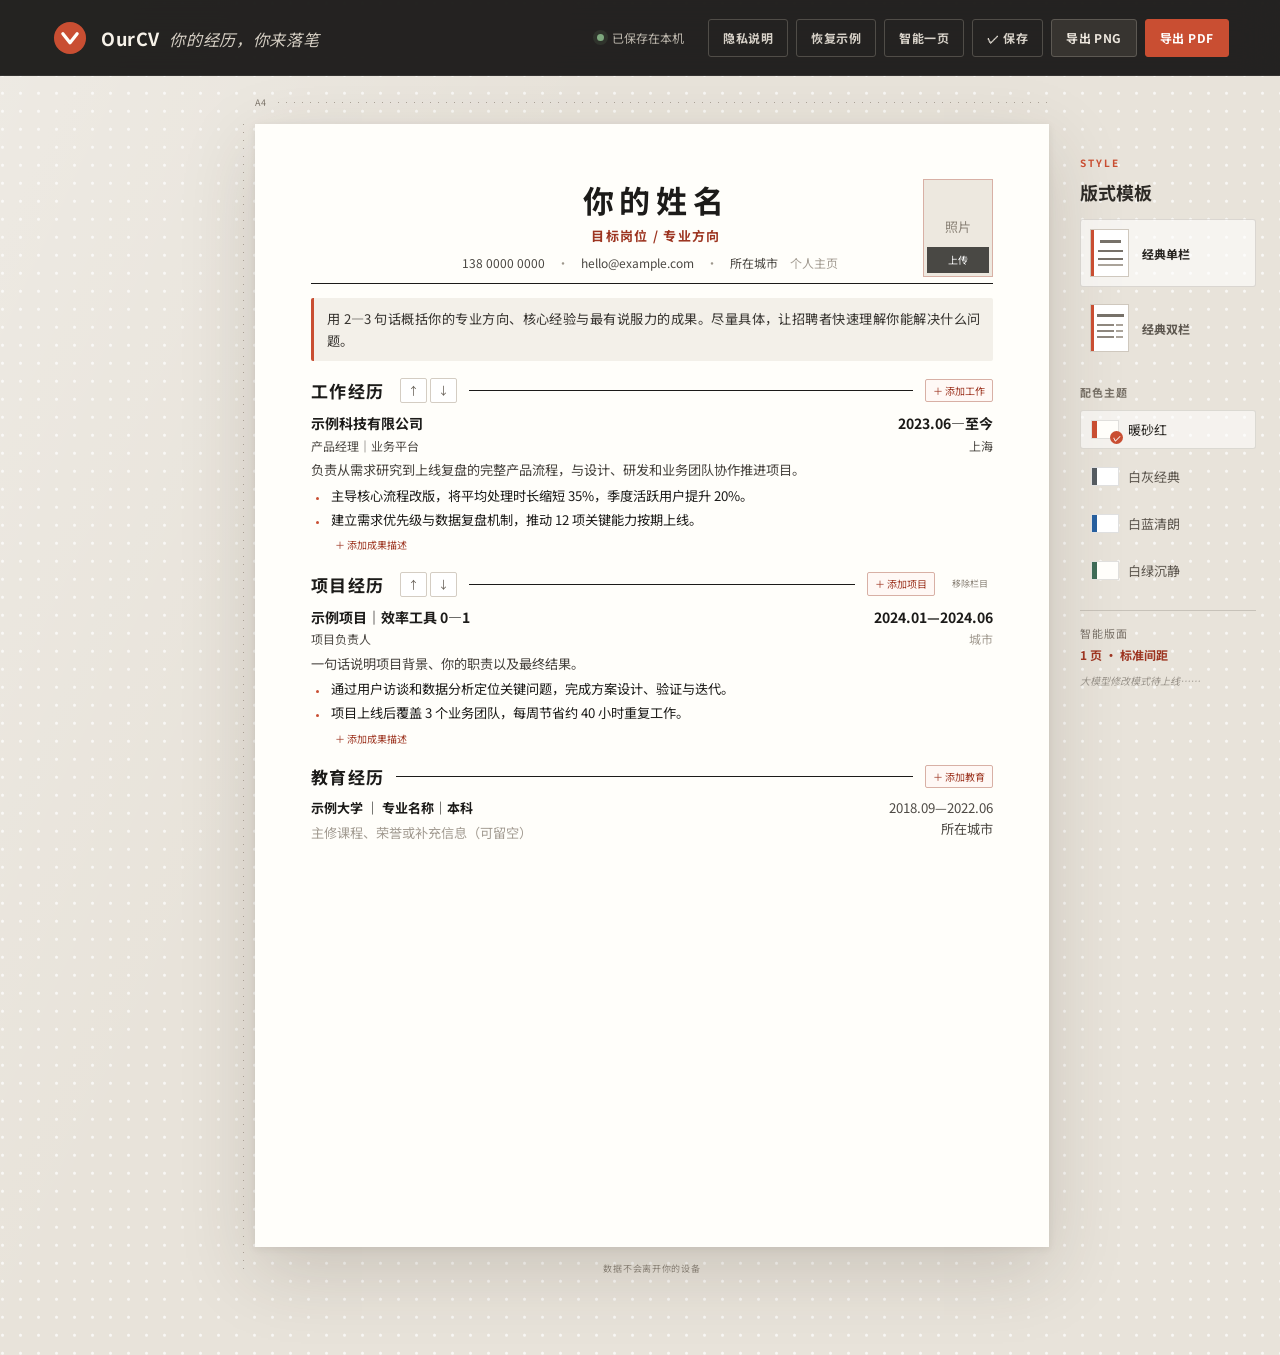
<file: index.html>
<!doctype html>
<html lang="zh-CN">
<head>
  <meta charset="utf-8">
  <meta name="viewport" content="width=device-width, initial-scale=1">
  <meta name="description" content="OurCV：隐私优先、无需登录的静态简历编辑器">
  <title>OurCV｜把经历写成一页好简历</title>
  <link rel="icon" href="assets/ourcv-mark.svg" type="image/svg+xml">
  <link rel="stylesheet" href="styles.css">
</head>
<body class="is-editing">
  <header class="app-bar" aria-label="简历编辑工具栏">
    <a class="brand" href="#" aria-label="OurCV 首页">
      <img class="brand-mark" src="assets/ourcv-mark.svg" alt="" width="38" height="38">
      <span>
        <strong>OurCV</strong>
        <small>你的经历，你来落笔</small>
      </span>
    </a>

    <div class="document-state" aria-live="polite">
      <span class="state-dot"></span>
      <span id="saveStatus">已保存在本机</span>
    </div>

    <nav class="toolbar-actions" aria-label="文档操作">
      <button class="button button-ghost privacy-button" id="privacyButton" type="button" aria-haspopup="dialog" aria-controls="privacyDrawer">隐私说明</button>
      <button class="button button-ghost style-button" id="styleButton" type="button" aria-expanded="false" aria-controls="styleDock">模板</button>
      <button class="button button-ghost" id="resetButton" type="button">恢复示例</button>
      <button class="button button-ghost" id="fitButton" type="button">智能一页</button>
      <button class="button button-ghost" id="modeButton" type="button">
        <span id="modeIcon">✓</span>
        <span id="modeLabel">保存</span>
      </button>
      <button class="button button-secondary" id="pngButton" type="button">导出 PNG</button>
      <button class="button button-primary" id="pdfButton" type="button">导出 PDF</button>
    </nav>
  </header>

  <div class="mobile-hint" role="note">左右滑动查看完整纸张，内容会自动保存在本机。</div>

  <main class="workspace">
    <div class="paper-wrap">
      <div class="paper-ruler" aria-hidden="true"><span>A4</span><i></i></div>
      <div class="paper-ruler-v" aria-hidden="true"><i></i></div>
      <article id="resume" class="resume-page" aria-label="简历内容"></article>
      <p class="privacy-caption">数据不会离开你的设备</p>
    </div>

    <aside class="theme-dock edit-only" id="styleDock" aria-label="简历主题">
      <span class="dock-kicker">STYLE</span>
      <h2>版式模板</h2>
      <div class="layout-options">
        <button class="layout-choice is-active" type="button" data-layout-choice="classic">
          <i class="layout-preview layout-preview-classic" aria-hidden="true"><b></b><b></b><b></b></i>
          <span><strong>经典单栏</strong></span>
        </button>
        <button class="layout-choice" type="button" data-layout-choice="editorial">
          <i class="layout-preview layout-preview-editorial" aria-hidden="true"><b></b><b></b><b></b></i>
          <span><strong>经典双栏</strong></span>
        </button>
      </div>
      <h3>配色主题</h3>
      <div class="theme-options">
        <button class="theme-choice is-active" type="button" data-theme-choice="warm">
          <i style="--swatch-paper:#fffefa;--swatch-accent:#c94e32"></i><span>暖砂红</span>
        </button>
        <button class="theme-choice" type="button" data-theme-choice="classic">
          <i style="--swatch-paper:#ffffff;--swatch-accent:#555b61"></i><span>白灰经典</span>
        </button>
        <button class="theme-choice" type="button" data-theme-choice="blue">
          <i style="--swatch-paper:#ffffff;--swatch-accent:#275f9e"></i><span>白蓝清朗</span>
        </button>
        <button class="theme-choice" type="button" data-theme-choice="forest">
          <i style="--swatch-paper:#fffefb;--swatch-accent:#3e6b58"></i><span>白绿沉静</span>
        </button>
      </div>
      <div class="page-meter">
        <span>智能版面</span>
        <strong id="pageStatus">1 页 · 标准间距</strong>
        <small style="display:block;margin-top:8px;color:#9b958c;font-size:10px;font-style:italic;">大模型修改模式待上线……</small>
      </div>
    </aside>
  </main>

  <input id="portraitInput" type="file" accept="image/png,image/jpeg,image/webp" hidden>
  <input id="backupInput" type="file" accept="application/json,.json" hidden>
  <div class="toast" id="toast" role="status" aria-live="polite"></div>

  <div class="drawer-layer" id="privacyLayer" aria-hidden="true">
    <button class="drawer-scrim" id="privacyScrim" type="button" aria-label="关闭隐私说明"></button>
    <aside class="privacy-drawer" id="privacyDrawer" role="dialog" aria-modal="true" aria-labelledby="privacyTitle">
      <div class="drawer-head">
        <div>
          <span class="drawer-kicker">PRIVATE BY DESIGN</span>
          <h2 id="privacyTitle">你的简历，只属于你</h2>
        </div>
        <button class="drawer-close" id="privacyCloseButton" type="button" aria-label="关闭隐私说明">×</button>
      </div>

      <p class="drawer-lead">OurCV 把简历编辑留在你的浏览器里。我们尽量少知道，也不靠收集你的求职信息来换取服务。</p>

      <ol class="privacy-list">
        <li><strong>简历内容不上传</strong><span>正文、电话、邮箱和照片不会发送到 OurCV 服务器。</span></li>
        <li><strong>保存在当前浏览器</strong><span>编辑数据通过浏览器 localStorage 保存，换设备或清理浏览器前请先下载备份。</span></li>
        <li><strong>随时一键清除</strong><span>你可以立即删除这台设备上保存的简历内容，不需要联系我们。</span></li>
        <li><strong>支持本地迁移</strong><span>备份文件直接下载到本机，也可以重新导入；过程不经过服务器。</span></li>
        <li><strong>不接入广告</strong><span>不使用广告脚本追踪你的浏览或求职行为。</span></li>
        <li><strong>核心代码可核验</strong><span>编辑器由可直接检查的 HTML、CSS 和 JavaScript 构成；开源仓库将在上线时同步提供。</span></li>
        <li><strong>基础访问日志除外</strong><span>网站服务器可能因安全与运维需要产生 IP、访问时间、浏览器类型等基础日志，但不包含简历正文和照片。</span></li>
      </ol>

      <div class="privacy-actions" aria-label="本地数据操作">
        <button class="drawer-action" id="downloadBackupButton" type="button">
          <span>↓</span><strong>下载本地备份</strong><small>保存为 JSON 文件</small>
        </button>
        <button class="drawer-action" id="importBackupButton" type="button">
          <span>↑</span><strong>导入备份</strong><small>从本机恢复内容</small>
        </button>
        <button class="drawer-action drawer-action-danger" id="clearResumeButton" type="button">
          <span>×</span><strong>一键清除本机简历</strong><small>此操作无法撤销</small>
        </button>
      </div>

      <p class="privacy-law">OurCV 参考数据最小化与本地优先原则设计，相关规则可参阅
        <a href="https://www.cac.gov.cn/2021-08/20/c_1631050028355286.htm" target="_blank" rel="noopener noreferrer">《中华人民共和国个人信息保护法》</a>
      </p>
    </aside>
  </div>

  <div class="export-mask" id="exportMask" aria-hidden="true">
    <div class="export-card">
      <span class="spinner"></span>
      <strong id="exportTitle">正在整理纸张</strong>
      <p id="exportDetail">马上就好，请不要关闭页面</p>
    </div>
  </div>

  <noscript>
    <div class="noscript">OurCV 需要启用 JavaScript 才能编辑和保存简历。</div>
  </noscript>
  <script src="app.js"></script>
</body>
</html>
</file>
<file: styles.css>
@font-face {
  font-family: "Noto Sans SC";
  font-style: normal;
  font-display: swap;
  font-weight: 400;
  src: url("assets/fonts/noto-sans-sc-chinese-simplified-400-normal.woff2") format("woff2");
  unicode-range: U+2E80-2EFF, U+3000-303F, U+31C0-31EF, U+3400-4DBF, U+4E00-9FFF, U+F900-FAFF, U+FF00-FFEF;
}
@font-face {
  font-family: "Noto Sans SC";
  font-style: normal;
  font-display: swap;
  font-weight: 700;
  src: url("assets/fonts/noto-sans-sc-chinese-simplified-700-normal.woff2") format("woff2");
  unicode-range: U+2E80-2EFF, U+3000-303F, U+31C0-31EF, U+3400-4DBF, U+4E00-9FFF, U+F900-FAFF, U+FF00-FFEF;
}
@font-face {
  font-family: "Noto Sans SC";
  font-style: normal;
  font-display: swap;
  font-weight: 400;
  src: url("assets/fonts/noto-sans-sc-latin-400-normal.woff2") format("woff2");
  unicode-range: U+0000-00FF, U+0131, U+0152-0153, U+02BB-02BC, U+02C6, U+02DA, U+02DC, U+0304, U+0308, U+0329, U+2000-206F, U+20AC, U+2122, U+2191, U+2193, U+2212, U+2215, U+FEFF, U+FFFD;
}
@font-face {
  font-family: "Noto Sans SC";
  font-style: normal;
  font-display: swap;
  font-weight: 700;
  src: url("assets/fonts/noto-sans-sc-latin-700-normal.woff2") format("woff2");
  unicode-range: U+0000-00FF, U+0131, U+0152-0153, U+02BB-02BC, U+02C6, U+02DA, U+02DC, U+0304, U+0308, U+0329, U+2000-206F, U+20AC, U+2122, U+2191, U+2193, U+2212, U+2215, U+FEFF, U+FFFD;
}
@font-face {
  font-family: "Newsreader";
  font-style: normal;
  font-display: swap;
  font-weight: 400;
  src: url("assets/fonts/newsreader/newsreader-latin-400-normal.woff2") format("woff2");
}
@font-face {
  font-family: "Newsreader";
  font-style: italic;
  font-display: swap;
  font-weight: 400;
  src: url("assets/fonts/newsreader/newsreader-latin-400-italic.woff2") format("woff2");
}
@font-face {
  font-family: "Newsreader";
  font-style: normal;
  font-display: swap;
  font-weight: 600;
  src: url("assets/fonts/newsreader/newsreader-latin-600-normal.woff2") format("woff2");
}

:root {
  --ink: #1c1b19;
  --ink-soft: #625f59;
  --paper: #fffefa;
  --canvas: #e8e3da;
  --canvas-deep: #d8d0c4;
  --accent: #c94e32;
  --accent-dark: #9d3521;
  --accent-border: #d8b0a5;
  --surface-soft: #f3f0e9;
  --surface-portrait: #ede8df;
  --surface-accent: #fff8f5;
  --surface-edit: #fff7f3;
  --line: #d8d2c8;
  --edit: rgba(201, 78, 50, .09);
  --shadow: 0 24px 70px rgba(53, 43, 31, .17), 0 2px 8px rgba(53, 43, 31, .08);
  --ui: "Noto Sans SC", "Microsoft YaHei UI", "PingFang SC", sans-serif;
  --serif: "Noto Sans SC", "Songti SC", "STSong", "SimSun", sans-serif;
  --editorial-serif: "Newsreader", "Noto Sans SC", "Songti SC", serif;
  --resume-font: 13.2px;
  --resume-line: 1.54;
  --page-pad-y: 48px;
  --page-pad-x: 56px;
  --header-height: 112px;
  --summary-gap: 14px;
  --section-gap: 17px;
  --entry-gap: 13px;
}
body[data-theme="classic"] {
  --paper: #fff; --canvas: #e9ecef; --canvas-deep: #d8dde1;
  --accent: #555b61; --accent-dark: #34383c; --edit: rgba(85,91,97,.09);
  --accent-border: #bfc4c8; --surface-soft: #f3f4f5; --surface-portrait: #e7e9eb;
  --surface-accent: #f6f7f8; --surface-edit: #f3f4f5;
}
body[data-theme="blue"] {
  --paper: #fff; --canvas: #e6edf4; --canvas-deep: #cedbe8;
  --accent: #275f9e; --accent-dark: #174777; --edit: rgba(39,95,158,.09);
  --accent-border: #aac3df; --surface-soft: #f0f5fa; --surface-portrait: #e3ebf3;
  --surface-accent: #f3f7fc; --surface-edit: #eef5fb;
}
body[data-theme="forest"] {
  --paper: #fffefb; --canvas: #e5ebe6; --canvas-deep: #ccd8cf;
  --accent: #3e6b58; --accent-dark: #294d3e; --edit: rgba(62,107,88,.09);
  --accent-border: #afc7bb; --surface-soft: #f0f5f1; --surface-portrait: #e3ece6;
  --surface-accent: #f2f7f3; --surface-edit: #edf5f0;
}
body[data-density="1"] {
  --resume-font: 12.9px; --resume-line: 1.47; --page-pad-y: 43px; --section-gap: 14px; --entry-gap: 10px;
}
body[data-density="2"] {
  --resume-font: 12.5px; --resume-line: 1.41; --page-pad-y: 39px; --page-pad-x: 52px;
  --header-height: 102px; --summary-gap: 11px; --section-gap: 12px; --entry-gap: 8px;
}
body[data-density="3"] {
  --resume-font: 12px; --resume-line: 1.35; --page-pad-y: 35px; --page-pad-x: 48px;
  --header-height: 94px; --summary-gap: 8px; --section-gap: 9px; --entry-gap: 6px;
}
body[data-density="4"] {
  --resume-font: 11.5px; --resume-line: 1.3; --page-pad-y: 31px; --page-pad-x: 44px;
  --header-height: 88px; --summary-gap: 7px; --section-gap: 7px; --entry-gap: 4px;
}

@page { size: A4; margin: 10mm 13mm; }
* { box-sizing: border-box; }
html { min-height: 100%; background: var(--canvas); }
body {
  margin: 0;
  min-width: 320px;
  min-height: 100vh;
  color: var(--ink);
  background:
    radial-gradient(circle at 14% 18%, rgba(255,255,255,.7) 0 1px, transparent 2px),
    linear-gradient(115deg, rgba(255,255,255,.26), transparent 34%),
    var(--canvas);
  background-size: 18px 18px, auto, auto;
  font-family: var(--ui);
}
button { font: inherit; }
button:focus-visible, [contenteditable]:focus-visible {
  outline: 2px solid var(--accent);
  outline-offset: 3px;
}

.app-bar {
  position: sticky;
  z-index: 50;
  top: 0;
  min-height: 76px;
  display: grid;
  grid-template-columns: 1fr auto 1fr;
  align-items: center;
  gap: 24px;
  padding: 12px clamp(18px, 4vw, 64px);
  color: #f7f2e9;
  background: rgba(28, 27, 25, .96);
  border-bottom: 1px solid rgba(255,255,255,.08);
  backdrop-filter: blur(18px);
}
.brand {
  width: fit-content;
  display: inline-flex;
  align-items: center;
  gap: 12px;
  color: inherit;
  text-decoration: none;
}
.brand-mark {
  width: 38px;
  height: 38px;
  display: block;
  flex: 0 0 auto;
  border-radius: 50%;
}
.brand > span {
  display: inline-flex;
  align-items: baseline;
  gap: 10px;
}
.brand strong {
  display: block;
  font-family: var(--serif);
  font-size: 18px;
  letter-spacing: .025em;
}
.brand small {
  display: inline;
  color: #d4cdc2;
  font-family: var(--editorial-serif);
  font-size: 16px;
  font-style: italic;
  letter-spacing: .04em;
}
.document-state {
  display: inline-flex;
  align-items: center;
  gap: 8px;
  color: #bdb7ad;
  font-size: 12px;
  white-space: nowrap;
}
.state-dot {
  width: 7px;
  height: 7px;
  border-radius: 50%;
  background: #7ea87e;
  box-shadow: 0 0 0 4px rgba(126,168,126,.12);
}
.is-dirty .state-dot { background: #e1a14f; box-shadow: 0 0 0 4px rgba(225,161,79,.13); }
.toolbar-actions {
  justify-self: end;
  display: flex;
  align-items: center;
  gap: 8px;
}
.button {
  min-height: 38px;
  padding: 0 14px;
  border: 1px solid transparent;
  border-radius: 3px;
  cursor: pointer;
  font-size: 12px;
  font-weight: 700;
  letter-spacing: .04em;
  transition: transform .18s ease, background .18s ease, border-color .18s ease;
}
.button:hover { transform: translateY(-1px); }
.button:active { transform: translateY(0); }
.button-ghost { color: #d7d1c8; background: transparent; border-color: #504d48; }
.button-ghost:hover { background: #34322f; border-color: #706b64; }
.button-secondary { color: #eee8df; background: #373430; border-color: #5d5953; }
.button-primary { color: #fff; background: var(--accent); border-color: var(--accent); }
.button-primary:hover { background: #dd5b3c; }
.button[disabled] { cursor: wait; opacity: .55; transform: none; }
.style-button { display: none; }

.mobile-hint { display: none; }
.workspace {
  position: relative;
  min-height: calc(100vh - 76px);
  display: flex;
  justify-content: center;
  padding: 48px 32px 80px;
  overflow: auto;
}
.editor-note {
  position: fixed;
  top: 148px;
  left: max(24px, calc(50vw - 620px));
  width: 150px;
  color: #625b52;
  font-family: var(--serif);
  font-size: 12px;
  line-height: 1.7;
}
.note-index { color: var(--accent); font: 700 10px/1 var(--ui); letter-spacing: .12em; }
.editor-note strong { color: #302c27; font-size: 13px; }
.note-line { display: block; width: 46px; height: 1px; margin: 20px 0; background: #ada599; }
.paper-wrap { position: relative; width: 794px; margin-left: 24px; }
.paper-ruler {
  position: absolute;
  top: -28px;
  left: 0;
  width: 100%;
  display: flex;
  align-items: center;
  gap: 10px;
  color: #7f776d;
  font-size: 9px;
  letter-spacing: .14em;
}
.paper-ruler i { height: 1px; flex: 1; background: repeating-linear-gradient(90deg, #aaa196 0 1px, transparent 1px 8px); }
.paper-ruler-v {
  position: absolute;
  top: 0;
  bottom: 0;
  left: -24px;
  width: 24px;
  display: flex;
  justify-content: center;
}
.paper-ruler-v i {
  width: 1px;
  height: 100%;
  background: repeating-linear-gradient(180deg, #aaa196 0 1px, transparent 1px 8px);
}
.resume-page {
  width: 794px;
  min-height: 1123px;
  padding: var(--page-pad-y) var(--page-pad-x) calc(var(--page-pad-y) + 6px);
  background: var(--paper);
  box-shadow: var(--shadow);
  font-family: var(--ui);
  font-size: var(--resume-font);
  line-height: var(--resume-line);
  transition: background .25s ease, padding .2s ease;
}
.privacy-caption {
  margin: 15px 0 0;
  color: #888075;
  text-align: center;
  font-size: 9px;
  letter-spacing: .08em;
}

.resume-header {
  position: relative;
  min-height: var(--header-height);
  display: grid;
  grid-template-columns: 1fr;
  align-items: center;
  gap: 30px;
  border-bottom: 1px solid var(--ink);
}
.resume-header.has-portrait { grid-template-columns: 1fr 80px; }
.identity { text-align: center; }
.resume-header.has-portrait .identity { padding-left: 118px; }
.resume-name {
  margin: 0 0 8px;
  font-family: var(--serif);
  font-size: 31px;
  line-height: 1.15;
  letter-spacing: .18em;
  font-weight: 700;
}
.resume-role { margin: 0 0 8px; color: var(--accent-dark); font-size: 13px; font-weight: 700; letter-spacing: .1em; }
.contact-line { display: flex; flex-wrap: wrap; justify-content: center; gap: 3px 12px; color: #4b4843; font-size: 12px; }
.contact-line span + span::before { content: "·"; margin-right: 12px; color: #9d968b; }
.portrait-shell {
  position: relative;
  width: 70px;
  height: 98px;
  justify-self: end;
  overflow: hidden;
  background: var(--surface-portrait);
  border: 1px solid var(--accent-border);
}
.portrait-shell img { width: 100%; height: 100%; display: block; object-fit: cover; }
.portrait-placeholder { width: 100%; height: 100%; display: grid; place-items: center; color: #8c8479; font-family: var(--serif); font-size: 13px; }
.portrait-button {
  position: absolute;
  inset: auto 3px 3px;
  padding: 5px;
  border: 0;
  color: #fff;
  background: rgba(28,27,25,.78);
  cursor: pointer;
  font-size: 10px;
}
.resume-section { position: relative; margin-top: var(--section-gap); }
.section-heading {
  display: flex;
  align-items: center;
  gap: 12px;
  margin: 0 0 10px;
}
.section-heading h2 {
  margin: 0;
  font-family: var(--serif);
  font-size: 17px;
  line-height: 1;
  letter-spacing: .08em;
}
.section-heading::after { content: ""; height: 1px; flex: 1; background: var(--ink); }
.section-add {
  order: 3;
  padding: 3px 7px;
  border: 1px solid var(--accent-border);
  border-radius: 2px;
  color: var(--accent-dark);
  background: var(--surface-accent);
  cursor: pointer;
  font-size: 10px;
}
.section-remove {
  order: 4;
  padding: 3px 5px;
  border: 0;
  color: #8b8378;
  background: transparent;
  cursor: pointer;
  font-size: 9px;
}
.section-remove:hover { color: var(--accent-dark); }
.editorial-section-remove {
  position: absolute;
  top: 0;
  right: -40px;
  padding: 2px 5px;
  border: 0;
  color: #8b8378;
  background: transparent;
  cursor: pointer;
  font-size: 9px;
  white-space: nowrap;
}
.editorial-section-remove:hover { color: var(--accent-dark); }
.section-move-controls {
  display: inline-flex;
  gap: 3px;
  margin-left: 4px;
}
.section-restore {
  display: flex;
  align-items: center;
  justify-content: space-between;
  gap: 16px;
  margin-top: var(--section-gap);
  padding: 10px 12px;
  color: #7f786e;
  background: var(--surface-accent);
  border: 1px dashed var(--accent-border);
  font-size: 11px;
}
.section-restore button {
  padding: 4px 8px;
  border: 1px solid var(--accent-border);
  border-radius: 2px;
  color: var(--accent-dark);
  background: var(--paper);
  cursor: pointer;
  font: inherit;
  font-weight: 700;
}
.summary-box {
  margin-top: var(--summary-gap);
  padding: 10px 13px;
  color: #36332f;
  background: var(--surface-soft);
  border-left: 3px solid var(--accent);
  line-height: calc(var(--resume-line) + .1);
  text-align: justify;
}
.entry {
  position: relative;
  margin: 0 0 var(--entry-gap);
  break-inside: avoid;
}
.entry:last-child { margin-bottom: 0; }
.entry-top, .entry-sub {
  display: grid;
  grid-template-columns: minmax(0, 1fr) auto;
  gap: 20px;
  align-items: baseline;
}
.entry-top { font-size: 14px; font-weight: 700; }
.entry-sub { margin-top: 2px; color: #4e4a45; font-size: 12px; }
.entry-summary { margin: 5px 0 0; color: #45413c; text-align: justify; }
.entry ul { margin: 5px 0 0; padding-left: 18px; }
.entry li { position: relative; margin: 0 0 4px; padding-left: 2px; text-align: justify; }
.entry li::marker { color: var(--accent); font-size: 9px; }
.bullet-remove {
  position: absolute;
  top: 0;
  right: -25px;
  width: 20px;
  height: 20px;
  padding: 0;
  border: 0;
  border-radius: 50%;
  color: var(--accent-dark);
  background: transparent;
  cursor: pointer;
  opacity: 0;
}
.entry li:hover .bullet-remove { opacity: 1; }
.bullet-add {
  margin: 1px 0 0 19px;
  padding: 2px 5px;
  border: 0;
  color: var(--accent-dark);
  background: transparent;
  cursor: pointer;
  font-size: 10px;
}
.entry-controls {
  position: absolute;
  top: -4px;
  right: -48px;
  display: grid;
  gap: 3px;
  opacity: 0;
  transition: opacity .15s ease;
}
.entry:hover .entry-controls, .entry:focus-within .entry-controls { opacity: 1; }
.icon-button {
  width: 27px;
  height: 25px;
  display: grid;
  place-items: center;
  padding: 0;
  border: 1px solid #d4cdc3;
  border-radius: 2px;
  color: #655e55;
  background: #fff;
  cursor: pointer;
  font-size: 11px;
}
.icon-button:hover { color: var(--accent-dark); border-color: var(--accent-border); background: var(--surface-accent); }
.education-grid { display: grid; grid-template-columns: minmax(0, 1fr) auto; gap: 20px; }
.education-main { font-size: 13px; font-weight: 700; }
.education-meta { color: #4e4a45; text-align: right; white-space: nowrap; }

.layout-editorial {
  --ed-body: 11.5px;
  --ed-small: 9.5px;
  --ed-heading: 17px;
  --ed-name: 46px;
  --ed-section-gap: 25px;
  --ed-entry-gap: 19px;
  --ed-profile-gap: 25px;
  position: relative;
  display: flex;
  flex-direction: column;
  padding: var(--page-pad-y) var(--page-pad-x);
  font-family: var(--ui);
  font-size: var(--ed-body);
  line-height: 1.5;
  background:
    linear-gradient(90deg, var(--accent) 0 7px, transparent 7px),
    var(--paper);
}
.editorial-hero {
  display: grid;
  grid-template-columns: minmax(0, 1fr) 208px;
  gap: 38px;
  align-items: end;
  padding-bottom: 28px;
  border-bottom: 1px solid var(--ink);
}
.editorial-hero.has-portrait {
  grid-template-columns: minmax(0, 1fr) 208px 72px;
}
.editorial-portrait-shell {
  position: relative;
  width: 72px;
  height: 101px;
  justify-self: end;
  overflow: hidden;
  background: var(--surface-portrait);
  border: 1px solid var(--accent-border);
}
.editorial-portrait-shell img {
  width: 100%;
  height: 100%;
  display: block;
  object-fit: cover;
}
.editorial-eyebrow {
  margin: 0 0 8px;
  color: var(--accent-dark);
  font-size: 11px;
  font-weight: 700;
  letter-spacing: .16em;
  text-transform: uppercase;
}
.editorial-name {
  margin: 0;
  font-family: var(--editorial-serif);
  font-size: var(--ed-name);
  font-weight: 600;
  line-height: .98;
  letter-spacing: -.025em;
}
.editorial-tagline {
  margin-top: 11px;
  color: #55514b;
  font-family: var(--editorial-serif);
  font-size: 16px;
  font-style: italic;
  line-height: 1.25;
}
.editorial-contact {
  display: grid;
  gap: 6px;
  padding-bottom: 2px;
  color: #5f5a54;
  font-size: 13px;
  text-align: right;
}
.editorial-contact > div {
  display: block;
}
.editorial-profile {
  display: grid;
  grid-template-columns: auto 1fr;
  gap: 8px 10px;
  margin: var(--ed-profile-gap) 0;
  padding: 17px 19px;
  color: #3b3935;
  background: var(--surface-soft);
  border-left: 4px solid var(--accent);
}
.editorial-profile strong {
  color: var(--accent-dark);
  font-size: 11px;
  letter-spacing: .06em;
}
.editorial-profile p {
  margin: 0;
  font-family: var(--editorial-serif);
  font-size: 14px;
  line-height: 1.48;
}
.editorial-grid {
  display: grid;
  grid-template-columns: minmax(0, 1fr) 190px;
  gap: 33px;
}
.editorial-main { min-width: 0; }
.editorial-side {
  position: relative;
  min-width: 0;
  padding-left: 21px;
  border-left: 1px solid var(--line);
}
.editorial-divider-handle {
  position: absolute;
  left: -5px;
  top: 0;
  bottom: 0;
  width: 11px;
  cursor: col-resize;
  z-index: 10;
}
.editorial-divider-handle::after {
  content: "";
  position: absolute;
  left: 5px;
  top: 50%;
  transform: translate(-50%, -50%);
  width: 3px;
  height: 32px;
  border-radius: 2px;
  background: transparent;
  transition: background .2s ease, height .2s ease;
}
.editorial-divider-handle:hover::after,
.editorial-divider-handle:active::after {
  background: var(--accent);
  height: 48px;
}
.editorial-section { margin: 0 0 var(--ed-section-gap); }
.editorial-section:last-child { margin-bottom: 0; }
.editorial-heading {
  display: grid;
  grid-template-columns: auto 1fr auto auto;
  align-items: center;
  gap: 10px;
  margin-bottom: 15px;
}
.editorial-heading h2 {
  margin: 0;
  font-family: var(--editorial-serif);
  font-size: var(--ed-heading);
  font-weight: 600;
  line-height: 1;
}
.editorial-heading i { height: 1px; background: var(--line); }
.editorial-heading > span {
  color: #9b958c;
  font-size: 8px;
  font-weight: 700;
  letter-spacing: .14em;
}
.editorial-add {
  padding: 2px 5px;
  border: 1px solid var(--accent-border);
  border-radius: 2px;
  color: var(--accent-dark);
  background: var(--surface-accent);
  cursor: pointer;
  font-size: 8px;
}
.editorial-timeline-entry {
  margin: 0 0 var(--ed-entry-gap);
  padding-left: 20px;
}
.editorial-timeline-entry::before {
  content: "";
  position: absolute;
  top: 4px;
  left: 0;
  width: 7px;
  height: 7px;
  border: 1.5px solid var(--accent);
  border-radius: 50%;
  background: var(--paper);
}
.editorial-timeline-entry:not(:last-child)::after {
  content: "";
  position: absolute;
  top: 14px;
  bottom: calc(var(--ed-entry-gap) * -1 + 4px);
  left: 3px;
  width: 1px;
  background: var(--line);
}
.editorial-entry-head {
  display: grid;
  grid-template-columns: minmax(0, 1fr) auto;
  gap: 12px;
  align-items: baseline;
}
.editorial-entry-head h3,
.editorial-project-card h3,
.editorial-compact-entry h3 {
  margin: 0;
  font-family: var(--editorial-serif);
  font-size: 14.5px;
  font-weight: 600;
  line-height: 1.2;
}
.editorial-period {
  color: var(--accent-dark);
  font-size: 9.5px;
  font-weight: 700;
  letter-spacing: .05em;
  white-space: nowrap;
}
.editorial-meta {
  display: flex;
  flex-wrap: wrap;
  gap: 3px 9px;
  margin: 3px 0 6px;
  color: #716b63;
  font-size: 11.5px;
}
.editorial-meta span + span::before,
.editorial-project-meta span + span::before,
.editorial-compact-entry > div span + span::before {
  content: "·";
  margin-right: 9px;
  color: var(--accent);
}
.editorial-summary {
  margin: 4px 0 0;
  color: #5b5650;
  line-height: 1.5;
}
.layout-editorial .entry ul {
  margin-top: 5px;
  padding-left: 14px;
  color: #45413c;
}
.layout-editorial .entry li { margin-bottom: 3px; padding-left: 2px; }
.layout-editorial .bullet-add { margin-left: 13px; font-size: 8.5px; }
.layout-editorial .bullet-remove { right: -18px; width: 16px; height: 16px; }
.layout-editorial .entry-controls { right: -35px; }
.editorial-project-card {
  margin-bottom: 18px;
  display: grid;
  grid-template-columns: auto 1fr;
  align-items: baseline;
}
.editorial-project-no {
  margin-right: 6px;
  color: var(--accent-dark);
  font-size: 14.5px;
  font-weight: 700;
  letter-spacing: .05em;
}
.editorial-project-card h3 {
  margin: 0;
  font-family: var(--editorial-serif);
  font-size: 14.5px;
  font-weight: 600;
  line-height: 1.2;
}
.editorial-project-card > .editorial-project-meta,
.editorial-project-card > .editorial-summary,
.editorial-project-card > ul,
.editorial-project-card > .bullet-add {
  grid-column: 1 / -1;
}
.editorial-project-meta {
  display: flex;
  flex-wrap: wrap;
  gap: 2px 7px;
  margin: 5px 0;
  color: #777068;
  font-size: 11px;
}
.editorial-project-card ul { font-size: 11.5px; line-height: 1.52; }
.editorial-compact-entry { margin-bottom: 16px; color: #6d675f; }
.editorial-compact-entry > div {
  display: flex;
  flex-wrap: wrap;
  gap: 2px 7px;
  margin-top: 4px;
  font-size: 10px;
}
.editorial-compact-entry h3 + div { color: #4f4b46; font-size: 10.5px; }
.editorial-skill {
  margin-bottom: 12px;
}
.editorial-skill strong {
  display: block;
  margin-bottom: 4px;
  color: var(--accent-dark);
  font-size: 8px;
  letter-spacing: .13em;
}
.editorial-skill p {
  margin: 0;
  color: #57524c;
  font-size: 11.5px;
  line-height: 1.52;
}
.editorial-empty { margin: 0; color: #9b958c; font-size: 10px; }
.editorial-footer {
  display: flex;
  align-items: center;
  justify-content: flex-end;
  margin-top: auto;
  padding-top: 12px;
  border-top: 1px solid var(--line);
  color: #99938b;
  font-size: 8.5px;
  font-weight: 700;
  letter-spacing: .13em;
}
.editorial-footer-credit { color: var(--accent); }

body[data-density="1"] .layout-editorial {
  --ed-body: 11.1px; --ed-small: 9.2px; --ed-heading: 16.5px; --ed-name: 44px;
  --ed-section-gap: 21px; --ed-entry-gap: 16px; --ed-profile-gap: 21px;
}
body[data-density="1"] .editorial-hero { padding-bottom: 24px; }
body[data-density="2"] .layout-editorial {
  --ed-body: 10.7px; --ed-small: 8.9px; --ed-heading: 16px; --ed-name: 42px;
  --ed-section-gap: 18px; --ed-entry-gap: 13px; --ed-profile-gap: 18px;
}
body[data-density="2"] .editorial-hero { padding-bottom: 20px; }
body[data-density="2"] .editorial-profile { padding-top: 14px; padding-bottom: 14px; }
body[data-density="3"] .layout-editorial {
  --ed-body: 10.2px; --ed-small: 8.6px; --ed-heading: 15px; --ed-name: 39px;
  --ed-section-gap: 14px; --ed-entry-gap: 10px; --ed-profile-gap: 14px;
}
body[data-density="3"] .editorial-hero { padding-bottom: 17px; }
body[data-density="3"] .editorial-profile { padding: 11px 15px; }
body[data-density="4"] .layout-editorial {
  --ed-body: 9.7px; --ed-small: 8.2px; --ed-heading: 14px; --ed-name: 36px;
  --ed-section-gap: 11px; --ed-entry-gap: 7px; --ed-profile-gap: 11px;
}
body[data-density="4"] .editorial-hero { padding-bottom: 14px; }
body[data-density="4"] .editorial-profile { padding: 9px 13px; }

.is-editing [contenteditable="true"] {
  border-radius: 2px;
  cursor: text;
  transition: background .12s ease, box-shadow .12s ease;
}
.is-editing [contenteditable="true"]:hover { background: var(--edit); box-shadow: 0 0 0 3px var(--edit); }
.is-editing [contenteditable="true"]:focus { background: var(--surface-edit); box-shadow: 0 0 0 3px var(--edit); }
[contenteditable]:empty::before { content: attr(data-placeholder); color: #a39c92; font-weight: 400; }
.is-saved .editor-note, .is-saved .paper-ruler, .is-saved .paper-ruler-v, .is-saved .privacy-caption,
.is-saved .edit-only, .is-exporting .edit-only { display: none !important; }
.is-saved .workspace { padding-top: 34px; }

.theme-dock {
  position: fixed;
  top: 148px;
  right: max(24px, calc(50vw - 630px));
  width: 176px;
  color: #544f48;
}
.dock-kicker {
  color: var(--accent);
  font-size: 10px;
  font-weight: 800;
  letter-spacing: .2em;
}
.theme-dock h2 {
  margin: 7px 0 14px;
  color: #2d2a26;
  font-family: var(--serif);
  font-size: 18px;
}
.theme-dock h3 {
  margin: 22px 0 10px;
  color: #777066;
  font-size: 11px;
  letter-spacing: .1em;
}
.layout-options { display: grid; gap: 7px; }
.layout-choice {
  width: 100%;
  display: grid;
  grid-template-columns: 42px 1fr;
  align-items: center;
  gap: 10px;
  padding: 9px;
  border: 1px solid transparent;
  border-radius: 3px;
  color: #5d574f;
  background: transparent;
  cursor: pointer;
  text-align: left;
}
.layout-choice:hover, .layout-choice.is-active {
  color: #282521;
  background: rgba(255,255,255,.6);
  border-color: rgba(91,80,67,.18);
}
.layout-choice > span { min-width: 0; }
.layout-choice strong { display: block; font-size: 12px; line-height: 1.25; }
.layout-choice small { display: block; margin-top: 3px; color: #8b8378; font-size: 10px; }
.layout-preview {
  position: relative;
  width: 39px;
  height: 48px;
  display: block;
  overflow: hidden;
  background: #fff;
  border: 1px solid #cfc8be;
  box-shadow: inset 3px 0 0 var(--accent);
}
.layout-preview b { position: absolute; display: block; height: 2px; background: #777169; }
.layout-preview-classic b:nth-child(1) { top: 10px; left: 9px; width: 21px; height: 3px; }
.layout-preview-classic b:nth-child(2) { top: 20px; left: 7px; width: 25px; }
.layout-preview-classic b:nth-child(3) { top: 28px; left: 7px; width: 25px; box-shadow: 0 6px 0 #aaa39a; }
.layout-preview-editorial b:nth-child(1) { top: 9px; left: 6px; width: 27px; height: 3px; }
.layout-preview-editorial b:nth-child(2) { top: 19px; left: 6px; width: 17px; height: 18px; background: repeating-linear-gradient(#8e877e 0 2px, transparent 2px 6px); }
.layout-preview-editorial b:nth-child(3) { top: 19px; right: 5px; width: 7px; height: 18px; background: repeating-linear-gradient(#aaa39a 0 2px, transparent 2px 6px); }
.theme-options { display: grid; gap: 8px; }
.theme-choice {
  width: 100%;
  display: flex;
  align-items: center;
  gap: 9px;
  padding: 9px 10px;
  border: 1px solid transparent;
  border-radius: 3px;
  color: #5d574f;
  background: transparent;
  cursor: pointer;
  text-align: left;
  font-size: 13px;
}
.theme-choice:hover, .theme-choice.is-active {
  color: #282521;
  background: rgba(255,255,255,.55);
  border-color: rgba(91,80,67,.16);
}
.theme-choice i {
  position: relative;
  width: 28px;
  height: 19px;
  display: block;
  flex: 0 0 auto;
  background: var(--swatch-paper);
  border: 1px solid rgba(0,0,0,.12);
  box-shadow: inset 5px 0 0 var(--swatch-accent);
}
.theme-choice.is-active i::after {
  content: "✓";
  position: absolute;
  right: -5px;
  bottom: -6px;
  width: 13px;
  height: 13px;
  display: grid;
  place-items: center;
  color: #fff;
  background: var(--accent);
  border-radius: 50%;
  font: 700 8px/1 var(--ui);
}
.page-meter {
  margin-top: 20px;
  padding-top: 14px;
  border-top: 1px solid rgba(73,65,56,.2);
}
.page-meter span { display: block; color: #7b7369; font-size: 11px; letter-spacing: .08em; }
.page-meter strong { display: block; margin-top: 5px; color: var(--accent-dark); font-size: 12px; line-height: 1.55; }

.drawer-layer {
  position: fixed;
  z-index: 300;
  inset: 0;
  visibility: hidden;
  pointer-events: none;
}
.drawer-layer.is-open {
  visibility: visible;
  pointer-events: auto;
}
.drawer-scrim {
  position: absolute;
  inset: 0;
  width: 100%;
  border: 0;
  background: rgba(22, 21, 19, .48);
  opacity: 0;
  cursor: default;
  backdrop-filter: blur(2px);
  transition: opacity .24s ease;
}
.drawer-layer.is-open .drawer-scrim { opacity: 1; }
.privacy-drawer {
  position: absolute;
  top: 0;
  right: 0;
  width: min(480px, 100vw);
  height: 100%;
  overflow-y: auto;
  padding: 38px 38px 28px;
  color: #292622;
  background:
    linear-gradient(135deg, rgba(201,78,50,.055), transparent 34%),
    #fffdf8;
  border-left: 1px solid rgba(72,62,51,.16);
  box-shadow: -24px 0 70px rgba(28,27,25,.2);
  transform: translateX(102%);
  transition: transform .3s cubic-bezier(.22,.8,.25,1);
}
.drawer-layer.is-open .privacy-drawer { transform: translateX(0); }
.drawer-head {
  display: flex;
  align-items: flex-start;
  justify-content: space-between;
  gap: 24px;
}
.drawer-kicker {
  color: var(--accent);
  font-size: 10px;
  font-weight: 700;
  letter-spacing: .18em;
}
.drawer-head h2 {
  margin: 8px 0 0;
  font-family: var(--serif);
  font-size: 25px;
  line-height: 1.25;
  letter-spacing: .04em;
}
.drawer-close {
  width: 36px;
  height: 36px;
  flex: 0 0 auto;
  display: grid;
  place-items: center;
  padding: 0 0 3px;
  border: 1px solid #d7d0c6;
  border-radius: 50%;
  color: #625b52;
  background: transparent;
  cursor: pointer;
  font-size: 25px;
  line-height: 1;
}
.drawer-close:hover { color: var(--accent-dark); border-color: var(--accent-border); background: var(--surface-accent); }
.drawer-lead {
  margin: 20px 0 24px;
  color: #5d574f;
  font-size: 13px;
  line-height: 1.8;
}
.privacy-list {
  margin: 0;
  padding: 0;
  list-style: none;
  counter-reset: privacy;
}
.privacy-list li {
  position: relative;
  min-height: 52px;
  padding: 0 0 17px 43px;
  counter-increment: privacy;
}
.privacy-list li::before {
  content: "0" counter(privacy);
  position: absolute;
  top: 1px;
  left: 0;
  color: var(--accent);
  font: 700 10px/1.4 var(--ui);
  letter-spacing: .08em;
}
.privacy-list li:not(:last-child)::after {
  content: "";
  position: absolute;
  top: 22px;
  bottom: 3px;
  left: 9px;
  width: 1px;
  background: #ddd5ca;
}
.privacy-list strong {
  display: block;
  margin-bottom: 3px;
  font-size: 13px;
}
.privacy-list span {
  display: block;
  color: #716a61;
  font-size: 12px;
  line-height: 1.65;
}
.privacy-actions {
  display: grid;
  grid-template-columns: 1fr 1fr;
  gap: 8px;
  margin-top: 12px;
}
.drawer-action {
  position: relative;
  min-height: 74px;
  padding: 12px 12px 12px 42px;
  border: 1px solid #d9d1c7;
  border-radius: 3px;
  color: #38342f;
  background: rgba(255,255,255,.68);
  cursor: pointer;
  text-align: left;
  transition: border-color .18s ease, background .18s ease, transform .18s ease;
}
.drawer-action:hover { border-color: var(--accent-border); background: var(--surface-accent); transform: translateY(-1px); }
.drawer-action > span {
  position: absolute;
  top: 15px;
  left: 15px;
  color: var(--accent);
  font-size: 18px;
}
.drawer-action strong { display: block; font-size: 12px; }
.drawer-action small { display: block; margin-top: 4px; color: #8a8176; font-size: 10px; }
.drawer-action-danger {
  grid-column: 1 / -1;
  min-height: 62px;
  color: #852f22;
  border-color: #dfb9b1;
  background: #fff9f7;
}
.privacy-law {
  margin: 22px 0 0;
  padding-top: 18px;
  border-top: 1px solid #ddd5ca;
  color: #7a7268;
  font-size: 11px;
  line-height: 1.7;
  text-align: center;
}
.privacy-law a { color: var(--accent-dark); text-underline-offset: 3px; }
body.is-drawer-open { overflow: hidden; }

.toast {
  position: fixed;
  z-index: 100;
  left: 50%;
  bottom: 28px;
  max-width: min(440px, calc(100vw - 32px));
  padding: 11px 16px;
  border-radius: 3px;
  color: #fff;
  background: #282623;
  box-shadow: 0 12px 38px rgba(0,0,0,.24);
  font-size: 12px;
  opacity: 0;
  pointer-events: none;
  transform: translate(-50%, 12px);
  transition: .22s ease;
}
.toast.is-visible { opacity: 1; transform: translate(-50%, 0); }
.toast.is-error { background: #8e2f22; }
.export-mask {
  position: fixed;
  z-index: 200;
  inset: 0;
  display: none;
  place-items: center;
  background: rgba(28,27,25,.72);
  backdrop-filter: blur(5px);
}
.export-mask.is-visible { display: grid; }
.export-card {
  min-width: 270px;
  padding: 28px;
  color: var(--ink);
  background: #fffdf8;
  box-shadow: 0 20px 60px rgba(0,0,0,.25);
  text-align: center;
}
.export-card strong { display: block; margin-top: 14px; font-family: var(--serif); font-size: 16px; }
.export-card p { margin: 6px 0 0; color: var(--ink-soft); font-size: 11px; }
.spinner {
  width: 28px;
  height: 28px;
  display: inline-block;
  border: 2px solid #ddd4ca;
  border-top-color: var(--accent);
  border-radius: 50%;
  animation: spin .8s linear infinite;
}
@keyframes spin { to { transform: rotate(360deg); } }
.noscript { position: fixed; inset: 0; z-index: 999; display: grid; place-items: center; color: #fff; background: #222; }

@media (max-width: 1120px) {
  .editor-note { display: none; }
  .style-button { display: inline-block; }
  .theme-dock {
    z-index: 120;
    top: 86px;
    right: 14px;
    width: 220px;
    max-height: calc(100vh - 104px);
    padding: 18px;
    overflow-y: auto;
    background: #fffdf8;
    border: 1px solid rgba(73,65,56,.16);
    box-shadow: 0 18px 52px rgba(28,27,25,.24);
    opacity: 0;
    visibility: hidden;
    pointer-events: none;
    transform: translateY(-8px);
    transition: opacity .18s ease, transform .18s ease, visibility .18s;
  }
  .is-style-open .theme-dock {
    opacity: 1;
    visibility: visible;
    pointer-events: auto;
    transform: translateY(0);
  }
}
@media (max-width: 900px) {
  .app-bar { grid-template-columns: 1fr auto; gap: 10px; padding: 10px 14px; }
  .document-state { display: none; }
  .toolbar-actions { gap: 5px; }
  .button { min-height: 34px; padding: 0 9px; font-size: 11px; }
  #resetButton { display: none; }
  .workspace { justify-content: flex-start; padding: 44px 22px 70px; }
}
@media (max-width: 620px) {
  .app-bar { position: sticky; grid-template-columns: 1fr; align-items: start; }
  .brand small { display: none; }
  .brand-mark { width: 32px; height: 32px; }
  .toolbar-actions {
    width: 100%;
    justify-self: stretch;
    display: grid;
    grid-template-columns: repeat(2, minmax(0, 1fr));
  }
  .button { width: 100%; padding: 0 7px; }
  .privacy-drawer { padding: 28px 22px 24px; }
  .drawer-head h2 { font-size: 22px; }
  .mobile-hint { display: block; padding: 7px 14px; color: #6c655b; background: #dcd5ca; text-align: center; font-size: 10px; }
  .workspace { min-height: calc(100vh - 184px); padding: 42px 14px 60px; }
  .resume-page { transform-origin: top left; }
}

@media print {
  html, body { background: #fff !important; }
  body { margin: 0; padding: 0; }
  .app-bar, .mobile-hint, .editor-note, .paper-ruler, .paper-ruler-v, .privacy-caption,
  .edit-only, .toast, .export-mask { display: none !important; }
  .workspace { display: block; min-height: 0; padding: 0; overflow: visible; }
  .paper-wrap { width: auto; margin-left: 0; }
  .resume-page {
    width: auto;
    min-height: 0;
    padding: 0;
    box-shadow: none;
    font-size: 8.6pt;
    line-height: 1.42;
  }
  .resume-header { min-height: 28mm; grid-template-columns: 1fr; gap: 7mm; }
  .resume-header.has-portrait { grid-template-columns: 1fr 21mm; }
  .identity { padding-left: 0; }
  .resume-header.has-portrait .identity { padding-left: 31mm; }
  .resume-name { font-size: 20pt; }
  .portrait-shell { width: 18mm; height: 25.2mm; }
  .summary-box { margin-top: 3mm; padding: 2mm 3mm; }
  .resume-section { margin-top: 4mm; }
  .section-heading { margin-bottom: 2.4mm; }
  .section-heading h2 { font-size: 12pt; }
  .entry { margin-bottom: 2.7mm; }
  .entry-top { font-size: 9.6pt; }
  .entry-sub { font-size: 8.2pt; }
  .entry-summary, .entry li { font-size: 8.4pt; }
}
</file>
